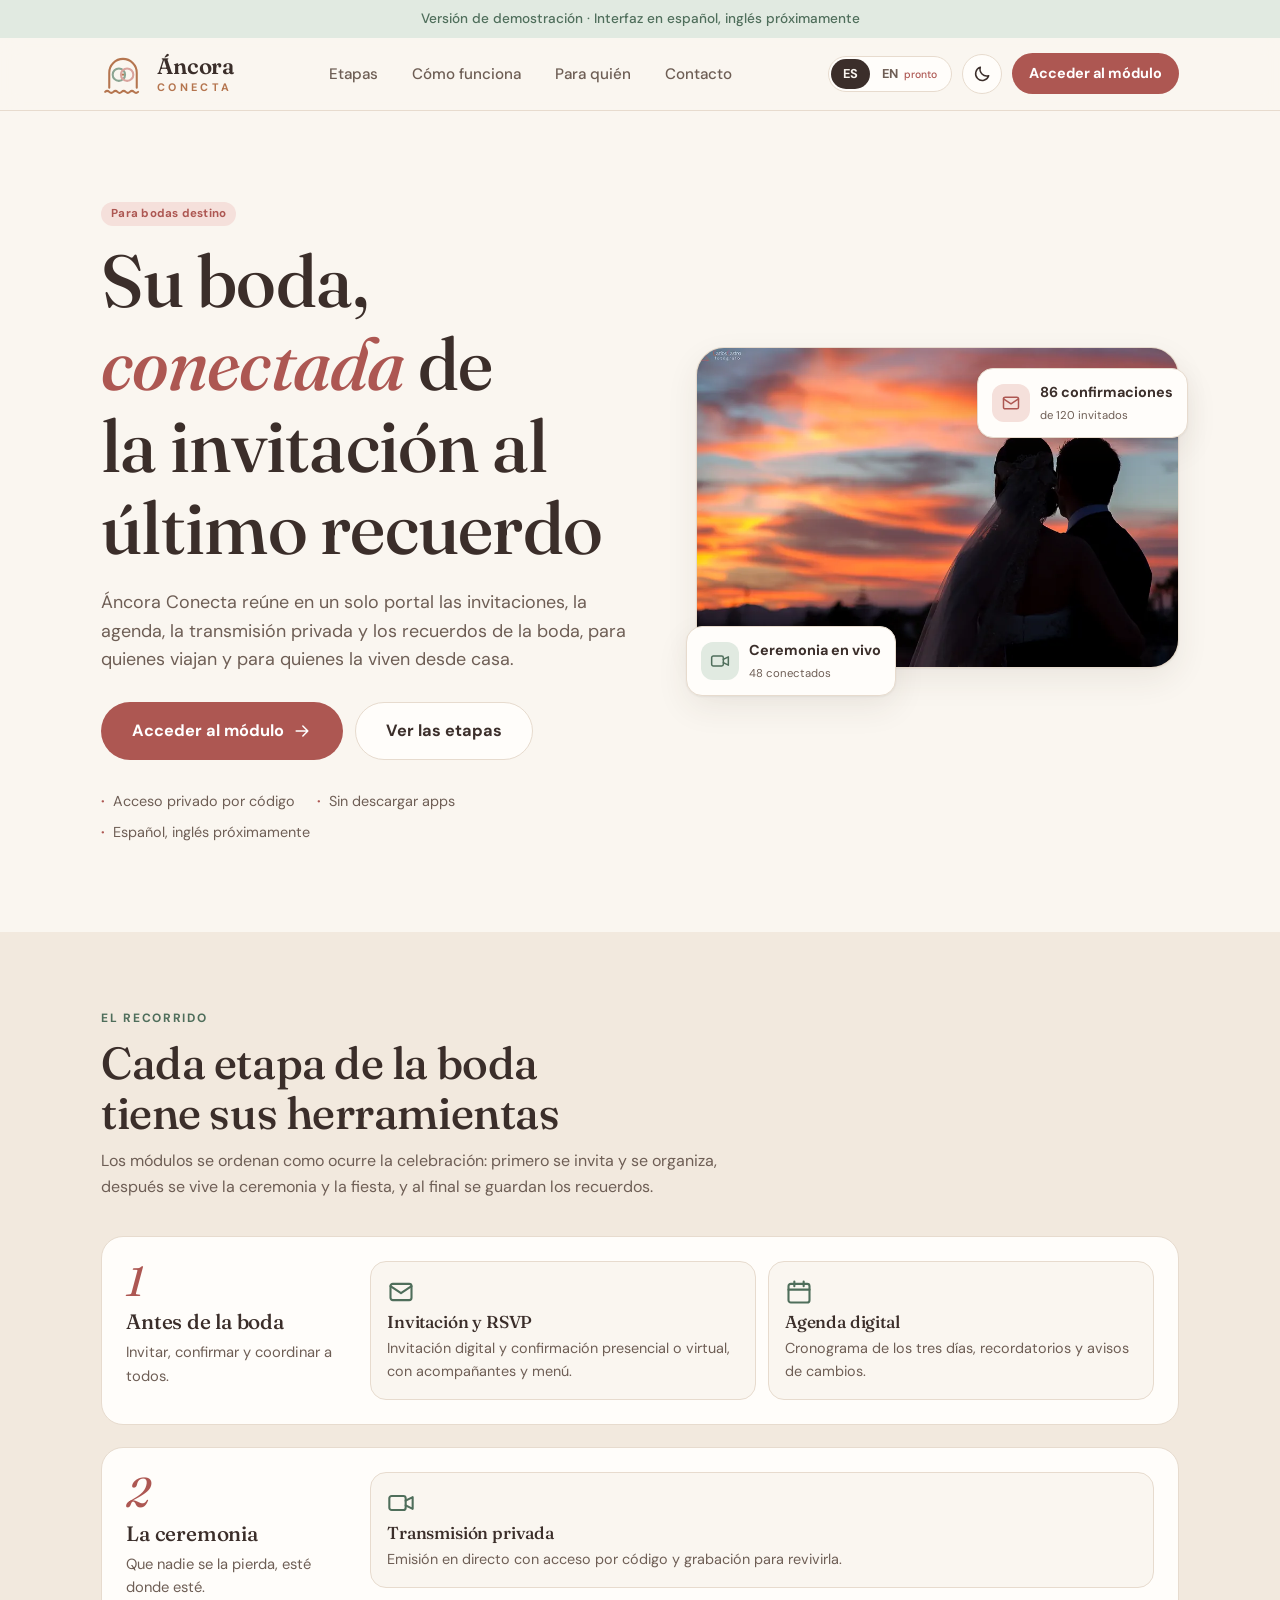
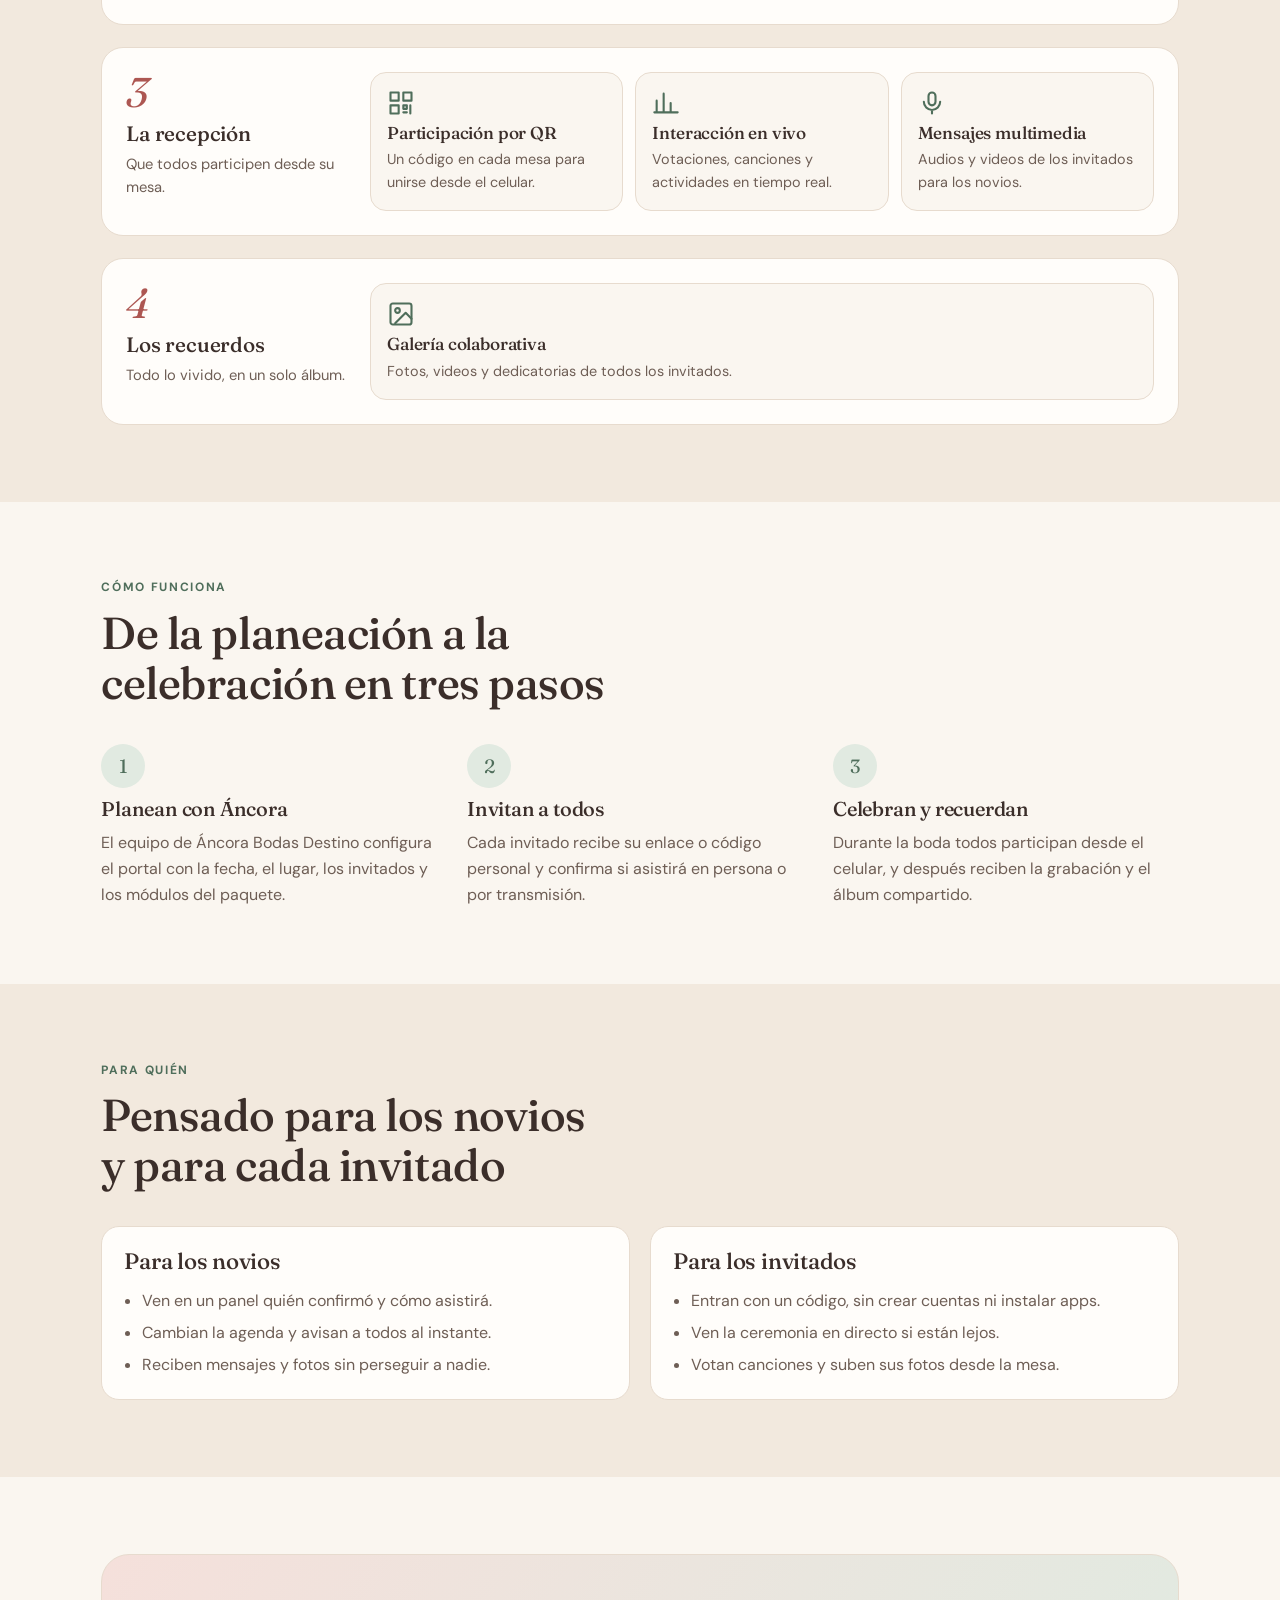
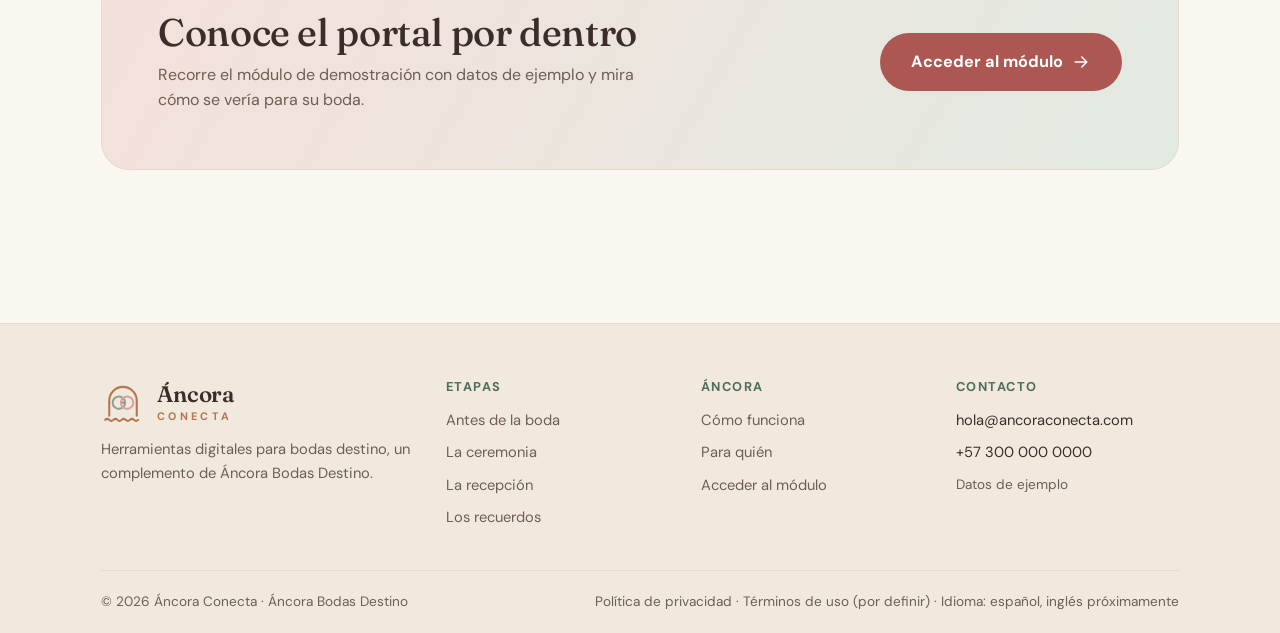
<file: index.html>
<!doctype html>
<html lang="es">
<head>
<meta charset="utf-8">
<meta name="viewport" content="width=device-width, initial-scale=1">
<title>Áncora Conecta</title>
<meta name="description" content="Portal digital para bodas destino: invitaciones, agenda, transmisión privada, mensajes, galería e interacción en un solo lugar.">
<link rel="icon" href="favicon.svg" type="image/svg+xml">
<link rel="preconnect" href="https://fonts.googleapis.com">
<link rel="preconnect" href="https://fonts.gstatic.com" crossorigin>
<link href="https://fonts.googleapis.com/css2?family=DM+Sans:wght@400;500;700&family=Fraunces:ital,opsz,wght@0,9..144,400;0,9..144,500;0,9..144,600;1,9..144,400;1,9..144,500&display=swap" rel="stylesheet">
<link rel="stylesheet" href="styles.css">
<style>
  /* Portada con fotografía */
  .art { min-height: 0; padding-bottom: 28px; }
  .photo { margin: 0; border-radius: 28px; overflow: hidden; border: 1px solid var(--line); box-shadow: var(--shadow); aspect-ratio: 3 / 2; background: var(--sand); }
  .photo img { display: block; width: 100%; height: 100%; object-fit: cover; }
  .art .f1 { top: 6%; left: auto; right: -2%; }
  .art .f2 { top: auto; bottom: 0; left: -2%; right: auto; }
  .art .f3 { display: none; }
  .site-nav .btn { display: none; }
  @media (max-width: 960px) { .art { min-height: 0; } .site-nav .btn { display: inline-flex; } }
  @media (max-width: 520px) { .art .f1 { right: 8px; } .art .f2 { left: 8px; } }
</style>
</head>
<body>

<svg width="0" height="0" style="position:absolute" aria-hidden="true">
  <defs>
    <symbol id="logo" viewBox="0 0 64 64">
      <g fill="none" stroke-linecap="round" stroke-linejoin="round" stroke-width="3">
        <path d="M12 52V30a20 20 0 0 1 40 0v22" stroke="var(--clay)"/>
        <circle cx="26" cy="33" r="9" stroke="var(--sage)"/>
        <circle cx="38" cy="33" r="9" stroke="var(--rose)"/>
        <circle cx="32" cy="33" r="1.6" fill="var(--clay)" stroke="none"/>
        <path d="M6 58q3-3 6 0t6 0 6 0 6 0 6 0 6 0 6 0 6 0" stroke="var(--clay)"/>
      </g>
    </symbol>
    <symbol id="i-live" viewBox="0 0 24 24"><rect x="2" y="6" width="14" height="12" rx="2"/><path d="M16 10l6-3v10l-6-3"/></symbol>
    <symbol id="i-cal" viewBox="0 0 24 24"><rect x="3" y="5" width="18" height="16" rx="2"/><path d="M3 10h18M8 3v4M16 3v4"/></symbol>
    <symbol id="i-mic" viewBox="0 0 24 24"><rect x="9" y="3" width="6" height="11" rx="3"/><path d="M5 11a7 7 0 0014 0M12 18v3"/></symbol>
    <symbol id="i-qr" viewBox="0 0 24 24"><rect x="3" y="3" width="7" height="7"/><rect x="14" y="3" width="7" height="7"/><rect x="3" y="14" width="7" height="7"/><path d="M14 14h3v3h-3zM20 14v7M14 20h3"/></symbol>
    <symbol id="i-img" viewBox="0 0 24 24"><rect x="3" y="3" width="18" height="18" rx="2"/><circle cx="9" cy="9" r="2"/><path d="M21 16l-5-5-9 9"/></symbol>
    <symbol id="i-poll" viewBox="0 0 24 24"><path d="M4 20V10M10 20V4M16 20v-8M22 20H2"/></symbol>
    <symbol id="i-mail" viewBox="0 0 24 24"><rect x="3" y="5" width="18" height="14" rx="2"/><path d="M3 7l9 6 9-6"/></symbol>
    <symbol id="i-moon" viewBox="0 0 24 24"><path d="M20 14A8 8 0 0110 4a8 8 0 1010 10z"/></symbol>
    <symbol id="i-menu" viewBox="0 0 24 24"><path d="M4 7h16M4 12h16M4 17h16"/></symbol>
    <symbol id="i-arrow" viewBox="0 0 24 24"><path d="M5 12h14M13 6l6 6-6 6"/></symbol>
    <symbol id="i-check" viewBox="0 0 24 24"><path d="M5 12l5 5 9-10"/></symbol>
  </defs>
</svg>

<div class="announce">Versión de demostración · Interfaz en español, inglés próximamente</div>

<header class="site-head">
  <div class="wrap">
    <a class="brand" href="index.html" aria-label="Áncora Conecta, inicio">
      <svg class="brand-mark" aria-hidden="true"><use href="#logo"/></svg>
      <span class="brand-word"><b>Áncora</b><i>Conecta</i></span>
    </a>
    <nav class="site-nav" id="site-nav" aria-label="Principal">
      <a href="#etapas">Etapas</a>
      <a href="#como-funciona">Cómo funciona</a>
      <a href="#para-quien">Para quién</a>
      <a href="#contacto">Contacto</a>
      <a class="btn primary" href="portal.html">Acceder al módulo</a>
    </nav>
    <div class="head-actions">
      <div class="lang" role="group" aria-label="Idioma">
        <button class="on" type="button" aria-pressed="true">ES</button>
        <button type="button" id="lang-en" aria-pressed="false" title="Próximamente">EN <small>pronto</small></button>
      </div>
      <button class="icon-btn" id="theme" type="button" aria-label="Cambiar tema claro u oscuro"><svg class="ic"><use href="#i-moon"/></svg></button>
      <a class="btn primary sm" href="portal.html">Acceder al módulo</a>
      <button class="menu-btn" id="menu-btn" type="button" aria-label="Abrir menú" aria-expanded="false" aria-controls="site-nav"><svg class="ic"><use href="#i-menu"/></svg></button>
    </div>
  </div>
</header>

<main>
  <!-- HERO -->
  <section class="land-hero">
    <div class="wrap">
      <div>
        <span class="chip rose">Para bodas destino</span>
        <h1>Su boda, <em>conectada</em> de la invitación al último recuerdo</h1>
        <p class="lead">Áncora Conecta reúne en un solo portal las invitaciones, la agenda, la transmisión privada y los recuerdos de la boda, para quienes viajan y para quienes la viven desde casa.</p>
        <div class="cta-row">
          <a class="btn primary lg" href="portal.html">Acceder al módulo <svg class="ic"><use href="#i-arrow"/></svg></a>
          <a class="btn ghost lg" href="#etapas">Ver las etapas</a>
        </div>
        <div class="trust"><span>Acceso privado por código</span><span>Sin descargar apps</span><span>Español, inglés próximamente</span></div>
      </div>
      <div class="art">
        <figure class="photo">
          <picture>
            <source type="image/webp" srcset="img/portada-900.webp 900w, img/portada-1600.webp 1600w" sizes="(max-width: 960px) 92vw, 560px">
            <img src="img/portada-1600.jpg" srcset="img/portada-900.jpg 900w, img/portada-1600.jpg 1600w" sizes="(max-width: 960px) 92vw, 560px" width="1600" height="1067" alt="Pareja de recién casados en silueta, abrazados frente a un cielo naranja de atardecer" fetchpriority="high">
          </picture>
        </figure>
        <div class="float f1"><span class="dot"><svg class="ic"><use href="#i-mail"/></svg></span><div><b>86 confirmaciones</b><small>de 120 invitados</small></div></div>
        <div class="float f2"><span class="dot s"><svg class="ic"><use href="#i-live"/></svg></span><div><b>Ceremonia en vivo</b><small>48 conectados</small></div></div>
        <div class="float f3"><span class="dot"><svg class="ic"><use href="#i-mic"/></svg></span><div><b>Nuevo mensaje</b><small>de la abuela Rosa</small></div></div>
      </div>
    </div>
  </section>

  <!-- ETAPAS -->
  <section class="band alt" id="etapas">
    <div class="wrap">
      <div class="sec-head">
        <span class="eyebrow">El recorrido</span>
        <h2>Cada etapa de la boda tiene sus herramientas</h2>
        <p>Los módulos se ordenan como ocurre la celebración: primero se invita y se organiza, después se vive la ceremonia y la fiesta, y al final se guardan los recuerdos.</p>
      </div>
      <div class="journey">
        <article class="stage">
          <div class="stage-info"><span class="stage-num">1</span><h3>Antes de la boda</h3><p>Invitar, confirmar y coordinar a todos.</p></div>
          <div class="mods">
            <a class="mod" href="portal.html#rsvp"><svg class="ic big"><use href="#i-mail"/></svg><h4>Invitación y RSVP</h4><p>Invitación digital y confirmación presencial o virtual, con acompañantes y menú.</p></a>
            <a class="mod" href="portal.html#agenda"><svg class="ic big"><use href="#i-cal"/></svg><h4>Agenda digital</h4><p>Cronograma de los tres días, recordatorios y avisos de cambios.</p></a>
          </div>
        </article>
        <article class="stage">
          <div class="stage-info"><span class="stage-num">2</span><h3>La ceremonia</h3><p>Que nadie se la pierda, esté donde esté.</p></div>
          <div class="mods">
            <a class="mod" href="portal.html#transmision"><svg class="ic big"><use href="#i-live"/></svg><h4>Transmisión privada</h4><p>Emisión en directo con acceso por código y grabación para revivirla.</p></a>
          </div>
        </article>
        <article class="stage">
          <div class="stage-info"><span class="stage-num">3</span><h3>La recepción</h3><p>Que todos participen desde su mesa.</p></div>
          <div class="mods">
            <a class="mod" href="portal.html#qr"><svg class="ic big"><use href="#i-qr"/></svg><h4>Participación por QR</h4><p>Un código en cada mesa para unirse desde el celular.</p></a>
            <a class="mod" href="portal.html#interaccion"><svg class="ic big"><use href="#i-poll"/></svg><h4>Interacción en vivo</h4><p>Votaciones, canciones y actividades en tiempo real.</p></a>
            <a class="mod" href="portal.html#mensajes"><svg class="ic big"><use href="#i-mic"/></svg><h4>Mensajes multimedia</h4><p>Audios y videos de los invitados para los novios.</p></a>
          </div>
        </article>
        <article class="stage">
          <div class="stage-info"><span class="stage-num">4</span><h3>Los recuerdos</h3><p>Todo lo vivido, en un solo álbum.</p></div>
          <div class="mods">
            <a class="mod" href="portal.html#galeria"><svg class="ic big"><use href="#i-img"/></svg><h4>Galería colaborativa</h4><p>Fotos, videos y dedicatorias de todos los invitados.</p></a>
          </div>
        </article>
      </div>
    </div>
  </section>

  <!-- CÓMO FUNCIONA -->
  <section class="band" id="como-funciona">
    <div class="wrap">
      <div class="sec-head">
        <span class="eyebrow">Cómo funciona</span>
        <h2>De la planeación a la celebración en tres pasos</h2>
      </div>
      <div class="how">
        <div><span class="n">1</span><h3>Planean con Áncora</h3><p>El equipo de Áncora Bodas Destino configura el portal con la fecha, el lugar, los invitados y los módulos del paquete.</p></div>
        <div><span class="n">2</span><h3>Invitan a todos</h3><p>Cada invitado recibe su enlace o código personal y confirma si asistirá en persona o por transmisión.</p></div>
        <div><span class="n">3</span><h3>Celebran y recuerdan</h3><p>Durante la boda todos participan desde el celular, y después reciben la grabación y el álbum compartido.</p></div>
      </div>
    </div>
  </section>

  <!-- PARA QUIÉN -->
  <section class="band alt" id="para-quien">
    <div class="wrap">
      <div class="sec-head">
        <span class="eyebrow">Para quién</span>
        <h2>Pensado para los novios y para cada invitado</h2>
      </div>
      <div class="who">
        <div class="panel"><h3>Para los novios</h3>
          <ul><li>Ven en un panel quién confirmó y cómo asistirá.</li><li>Cambian la agenda y avisan a todos al instante.</li><li>Reciben mensajes y fotos sin perseguir a nadie.</li></ul>
        </div>
        <div class="panel"><h3>Para los invitados</h3>
          <ul><li>Entran con un código, sin crear cuentas ni instalar apps.</li><li>Ven la ceremonia en directo si están lejos.</li><li>Votan canciones y suben sus fotos desde la mesa.</li></ul>
        </div>
      </div>
    </div>
  </section>

  <!-- CTA -->
  <section class="band" id="contacto">
    <div class="wrap">
      <div class="cta-band">
        <div>
          <h2>Conoce el portal por dentro</h2>
          <p>Recorre el módulo de demostración con datos de ejemplo y mira cómo se vería para su boda.</p>
        </div>
        <a class="btn primary lg" href="portal.html">Acceder al módulo <svg class="ic"><use href="#i-arrow"/></svg></a>
      </div>
    </div>
  </section>
</main>

<footer class="site-foot">
  <div class="wrap">
    <div class="foot-grid">
      <div>
        <a class="brand" href="index.html"><svg class="brand-mark" aria-hidden="true"><use href="#logo"/></svg><span class="brand-word"><b>Áncora</b><i>Conecta</i></span></a>
        <p class="muted">Herramientas digitales para bodas destino, un complemento de Áncora Bodas Destino.</p>
      </div>
      <div>
        <h4>Etapas</h4>
        <ul>
          <li><a href="portal.html#rsvp">Antes de la boda</a></li>
          <li><a href="portal.html#transmision">La ceremonia</a></li>
          <li><a href="portal.html#qr">La recepción</a></li>
          <li><a href="portal.html#galeria">Los recuerdos</a></li>
        </ul>
      </div>
      <div>
        <h4>Áncora</h4>
        <ul>
          <li><a href="#como-funciona">Cómo funciona</a></li>
          <li><a href="#para-quien">Para quién</a></li>
          <li><a href="portal.html">Acceder al módulo</a></li>
        </ul>
      </div>
      <div>
        <h4>Contacto</h4>
        <ul>
          <li>hola@ancoraconecta.com</li>
          <li>+57 300 000 0000</li>
          <li class="small muted">Datos de ejemplo</li>
        </ul>
      </div>
    </div>
    <div class="foot-bar">
      <span>© 2026 Áncora Conecta · Áncora Bodas Destino</span>
      <span>Política de privacidad · Términos de uso (por definir) · Idioma: español, inglés próximamente</span>
    </div>
  </div>
</footer>

<div class="toast" id="toast" role="status" aria-live="polite" hidden></div>
<script src="site.js"></script>
</body>
</html>
</file>
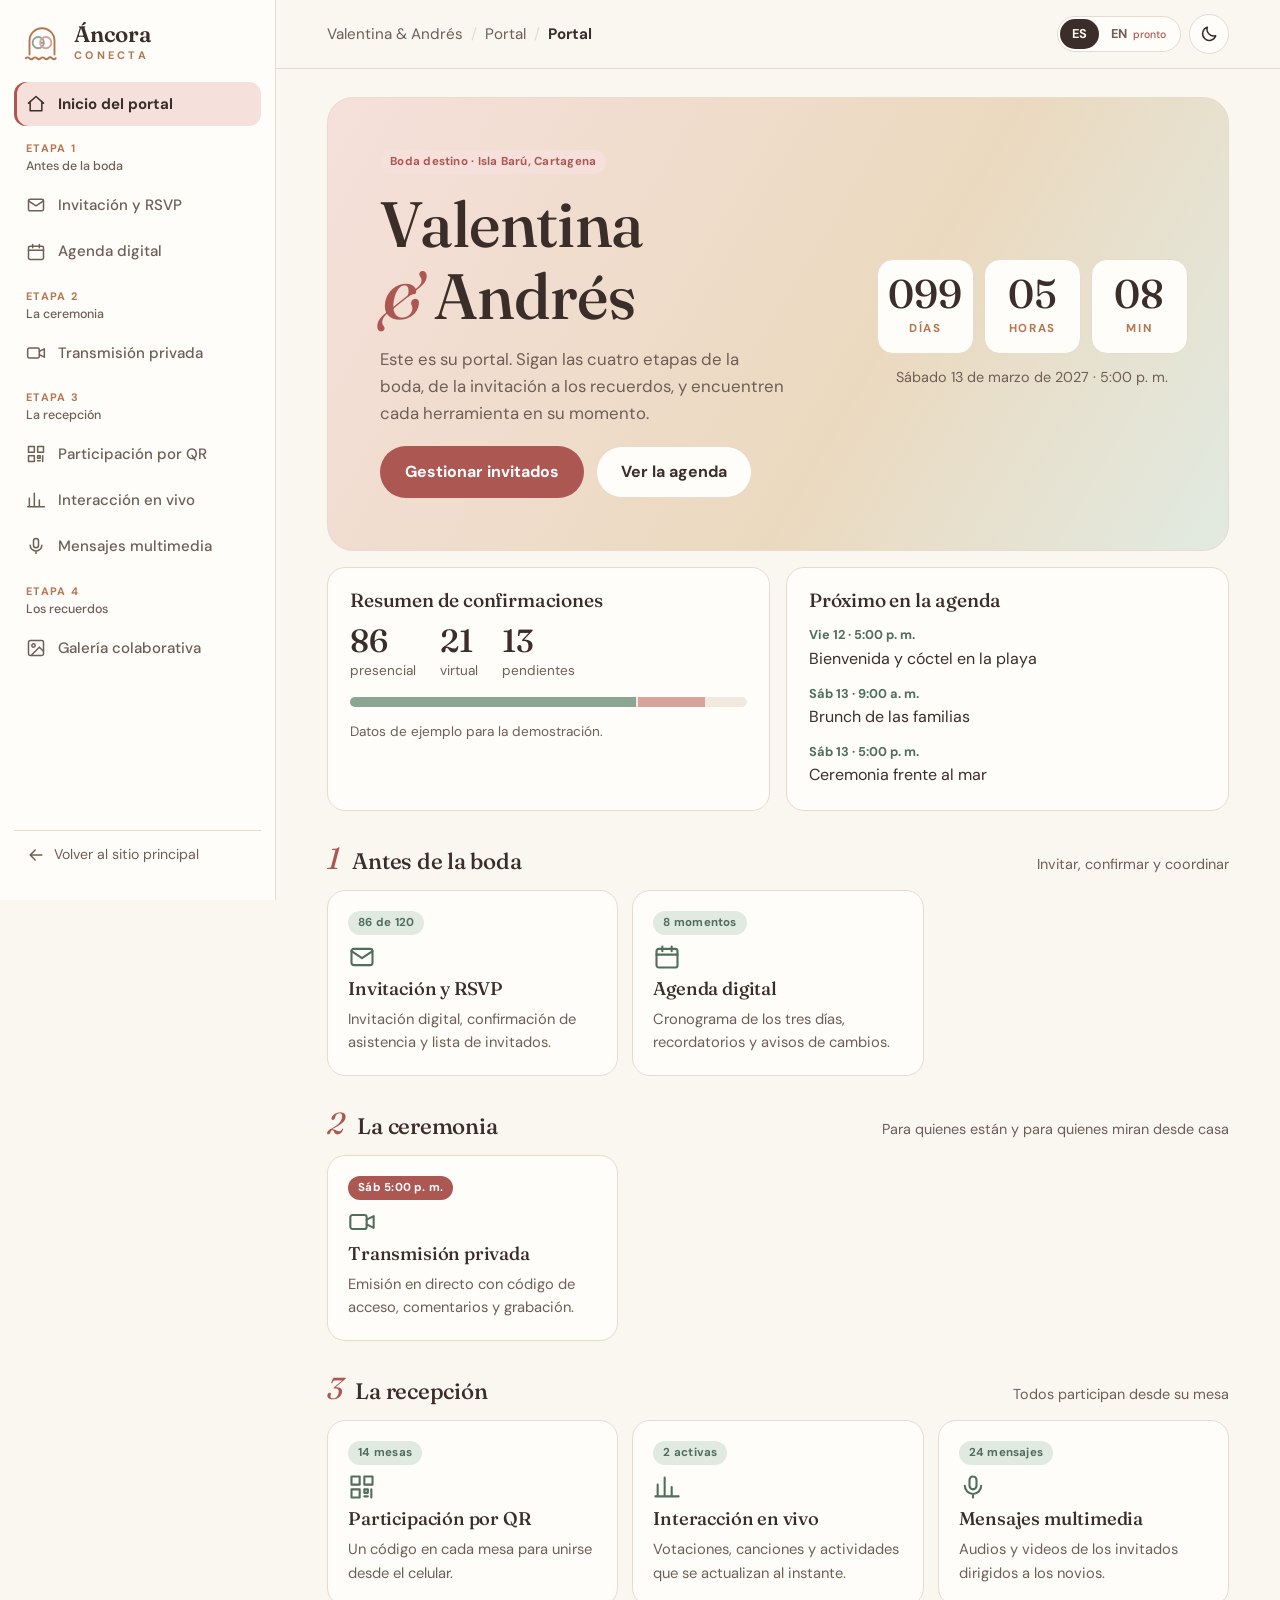
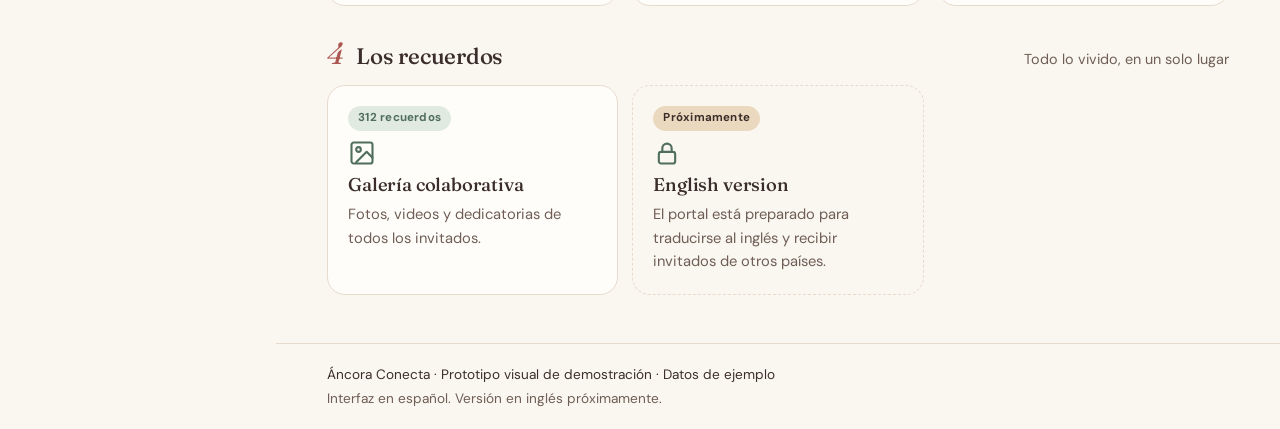
<file: portal.html>
<!doctype html>
<html lang="es">
<head>
<meta charset="utf-8">
<meta name="viewport" content="width=device-width, initial-scale=1">
<title>Portal de Bodas · Áncora Conecta</title>
<meta name="robots" content="noindex">
<link rel="icon" href="favicon.svg" type="image/svg+xml">
<link rel="preconnect" href="https://fonts.googleapis.com">
<link rel="preconnect" href="https://fonts.gstatic.com" crossorigin>
<link href="https://fonts.googleapis.com/css2?family=DM+Sans:wght@400;500;700&family=Fraunces:ital,opsz,wght@0,9..144,400;0,9..144,500;0,9..144,600;1,9..144,400;1,9..144,500&display=swap" rel="stylesheet">
<link rel="stylesheet" href="styles.css">
</head>
<body>

<svg width="0" height="0" style="position:absolute" aria-hidden="true">
  <defs>
    <symbol id="logo" viewBox="0 0 64 64">
      <g fill="none" stroke-linecap="round" stroke-linejoin="round" stroke-width="3">
        <path d="M12 52V30a20 20 0 0 1 40 0v22" stroke="var(--clay)"/>
        <circle cx="26" cy="33" r="9" stroke="var(--sage)"/>
        <circle cx="38" cy="33" r="9" stroke="var(--rose)"/>
        <circle cx="32" cy="33" r="1.6" fill="var(--clay)" stroke="none"/>
        <path d="M6 58q3-3 6 0t6 0 6 0 6 0 6 0 6 0 6 0 6 0" stroke="var(--clay)"/>
      </g>
    </symbol>
    <symbol id="i-home" viewBox="0 0 24 24"><path d="M3 11l9-8 9 8M5 10v10h14V10"/></symbol>
    <symbol id="i-live" viewBox="0 0 24 24"><rect x="2" y="6" width="14" height="12" rx="2"/><path d="M16 10l6-3v10l-6-3"/></symbol>
    <symbol id="i-cal" viewBox="0 0 24 24"><rect x="3" y="5" width="18" height="16" rx="2"/><path d="M3 10h18M8 3v4M16 3v4"/></symbol>
    <symbol id="i-mic" viewBox="0 0 24 24"><rect x="9" y="3" width="6" height="11" rx="3"/><path d="M5 11a7 7 0 0014 0M12 18v3"/></symbol>
    <symbol id="i-qr" viewBox="0 0 24 24"><rect x="3" y="3" width="7" height="7"/><rect x="14" y="3" width="7" height="7"/><rect x="3" y="14" width="7" height="7"/><path d="M14 14h3v3h-3zM20 14v7M14 20h3"/></symbol>
    <symbol id="i-img" viewBox="0 0 24 24"><rect x="3" y="3" width="18" height="18" rx="2"/><circle cx="9" cy="9" r="2"/><path d="M21 16l-5-5-9 9"/></symbol>
    <symbol id="i-poll" viewBox="0 0 24 24"><path d="M4 20V10M10 20V4M16 20v-8M22 20H2"/></symbol>
    <symbol id="i-mail" viewBox="0 0 24 24"><rect x="3" y="5" width="18" height="14" rx="2"/><path d="M3 7l9 6 9-6"/></symbol>
    <symbol id="i-bell" viewBox="0 0 24 24"><path d="M6 17V11a6 6 0 0112 0v6l2 2H4zM10 21h4"/></symbol>
    <symbol id="i-moon" viewBox="0 0 24 24"><path d="M20 14A8 8 0 0110 4a8 8 0 1010 10z"/></symbol>
    <symbol id="i-play" viewBox="0 0 24 24"><path d="M7 4l13 8-13 8z"/></symbol>
    <symbol id="i-lock" viewBox="0 0 24 24"><rect x="5" y="11" width="14" height="10" rx="2"/><path d="M8 11V8a4 4 0 018 0v3"/></symbol>
    <symbol id="i-up" viewBox="0 0 24 24"><path d="M12 16V4M7 9l5-5 5 5M4 20h16"/></symbol>
    <symbol id="i-back" viewBox="0 0 24 24"><path d="M19 12H5M11 6l-6 6 6 6"/></symbol>
  </defs>
</svg>

<div class="app">

  <aside class="side">
    <a class="brand" href="index.html" aria-label="Áncora Conecta, sitio principal">
      <svg class="brand-mark" aria-hidden="true"><use href="#logo"/></svg>
      <span class="brand-word"><b>Áncora</b><i>Conecta</i></span>
    </a>
    <nav class="nav" aria-label="Módulos del portal">
      <a href="#inicio" data-nav="inicio"><svg class="ic"><use href="#i-home"/></svg><span>Inicio del portal</span></a>

      <div class="nav-group">
        <div class="nav-label">Etapa 1<span>Antes de la boda</span></div>
        <a href="#rsvp" data-nav="rsvp"><svg class="ic"><use href="#i-mail"/></svg><span>Invitación y RSVP</span></a>
        <a href="#agenda" data-nav="agenda"><svg class="ic"><use href="#i-cal"/></svg><span>Agenda digital</span></a>
      </div>
      <div class="nav-group">
        <div class="nav-label">Etapa 2<span>La ceremonia</span></div>
        <a href="#transmision" data-nav="transmision"><svg class="ic"><use href="#i-live"/></svg><span>Transmisión privada</span></a>
      </div>
      <div class="nav-group">
        <div class="nav-label">Etapa 3<span>La recepción</span></div>
        <a href="#qr" data-nav="qr"><svg class="ic"><use href="#i-qr"/></svg><span>Participación por QR</span></a>
        <a href="#interaccion" data-nav="interaccion"><svg class="ic"><use href="#i-poll"/></svg><span>Interacción en vivo</span></a>
        <a href="#mensajes" data-nav="mensajes"><svg class="ic"><use href="#i-mic"/></svg><span>Mensajes multimedia</span></a>
      </div>
      <div class="nav-group">
        <div class="nav-label">Etapa 4<span>Los recuerdos</span></div>
        <a href="#galeria" data-nav="galeria"><svg class="ic"><use href="#i-img"/></svg><span>Galería colaborativa</span></a>
      </div>
    </nav>
    <a class="back" href="index.html"><svg class="ic"><use href="#i-back"/></svg>Volver al sitio principal</a>
  </aside>

  <div class="main">
    <header class="top">
      <div class="crumb"><span class="muted">Valentina &amp; Andrés</span><span class="sep">/</span><span class="muted" id="crumb-stage">Portal</span><span class="sep">/</span><strong id="crumb">Inicio</strong></div>
      <div class="top-actions">
        <div class="lang" role="group" aria-label="Idioma">
          <button class="on" type="button" aria-pressed="true">ES</button>
          <button type="button" id="lang-en" aria-pressed="false" title="Próximamente">EN <small>pronto</small></button>
        </div>
        <button class="icon-btn" id="theme" type="button" aria-label="Cambiar tema claro u oscuro"><svg class="ic"><use href="#i-moon"/></svg></button>
      </div>
    </header>

    <main class="content">

      <!-- ============ INICIO ============ -->
      <section data-view="inicio">
        <div class="hero">
          <div class="hero-copy">
            <span class="chip rose">Boda destino · Isla Barú, Cartagena</span>
            <h1>Valentina <em>&amp;</em> Andrés</h1>
            <p class="lead">Este es su portal. Sigan las cuatro etapas de la boda, de la invitación a los recuerdos, y encuentren cada herramienta en su momento.</p>
            <div class="hero-cta">
              <a class="btn primary" href="#rsvp">Gestionar invitados</a>
              <a class="btn ghost" href="#agenda">Ver la agenda</a>
            </div>
          </div>
          <div class="hero-side">
            <div class="count" aria-label="Cuenta regresiva">
              <div><b id="cd-d">000</b><span>días</span></div>
              <div><b id="cd-h">00</b><span>horas</span></div>
              <div><b id="cd-m">00</b><span>min</span></div>
            </div>
            <p class="count-note">Sábado 13 de marzo de 2027 · 5:00 p. m.</p>
          </div>
        </div>

        <div class="split">
          <div class="panel">
            <h3>Resumen de confirmaciones</h3>
            <div class="stat-row"><div class="stat"><b>86</b><span>presencial</span></div><div class="stat"><b>21</b><span>virtual</span></div><div class="stat"><b>13</b><span>pendientes</span></div></div>
            <div class="bar"><i style="width:72%"></i><i class="b2" style="width:17%"></i></div>
            <p class="muted small">Datos de ejemplo para la demostración.</p>
          </div>
          <div class="panel">
            <h3>Próximo en la agenda</h3>
            <ul class="mini-list">
              <li><time>Vie 12 · 5:00 p. m.</time><span>Bienvenida y cóctel en la playa</span></li>
              <li><time>Sáb 13 · 9:00 a. m.</time><span>Brunch de las familias</span></li>
              <li><time>Sáb 13 · 5:00 p. m.</time><span>Ceremonia frente al mar</span></li>
            </ul>
          </div>
        </div>

        <div class="stage-title"><span class="stage-num">1</span><h2>Antes de la boda</h2><p>Invitar, confirmar y coordinar</p></div>
        <div class="cards">
          <a class="card" href="#rsvp"><span class="chip">86 de 120</span><svg class="ic big"><use href="#i-mail"/></svg><h3>Invitación y RSVP</h3><p>Invitación digital, confirmación de asistencia y lista de invitados.</p></a>
          <a class="card" href="#agenda"><span class="chip">8 momentos</span><svg class="ic big"><use href="#i-cal"/></svg><h3>Agenda digital</h3><p>Cronograma de los tres días, recordatorios y avisos de cambios.</p></a>
        </div>

        <div class="stage-title"><span class="stage-num">2</span><h2>La ceremonia</h2><p>Para quienes están y para quienes miran desde casa</p></div>
        <div class="cards">
          <a class="card" href="#transmision"><span class="chip live">Sáb 5:00 p. m.</span><svg class="ic big"><use href="#i-live"/></svg><h3>Transmisión privada</h3><p>Emisión en directo con código de acceso, comentarios y grabación.</p></a>
        </div>

        <div class="stage-title"><span class="stage-num">3</span><h2>La recepción</h2><p>Todos participan desde su mesa</p></div>
        <div class="cards">
          <a class="card" href="#qr"><span class="chip">14 mesas</span><svg class="ic big"><use href="#i-qr"/></svg><h3>Participación por QR</h3><p>Un código en cada mesa para unirse desde el celular.</p></a>
          <a class="card" href="#interaccion"><span class="chip">2 activas</span><svg class="ic big"><use href="#i-poll"/></svg><h3>Interacción en vivo</h3><p>Votaciones, canciones y actividades que se actualizan al instante.</p></a>
          <a class="card" href="#mensajes"><span class="chip">24 mensajes</span><svg class="ic big"><use href="#i-mic"/></svg><h3>Mensajes multimedia</h3><p>Audios y videos de los invitados dirigidos a los novios.</p></a>
        </div>

        <div class="stage-title"><span class="stage-num">4</span><h2>Los recuerdos</h2><p>Todo lo vivido, en un solo lugar</p></div>
        <div class="cards">
          <a class="card" href="#galeria"><span class="chip">312 recuerdos</span><svg class="ic big"><use href="#i-img"/></svg><h3>Galería colaborativa</h3><p>Fotos, videos y dedicatorias de todos los invitados.</p></a>
          <div class="card soon"><span class="chip warm">Próximamente</span><svg class="ic big"><use href="#i-lock"/></svg><h3>English version</h3><p>El portal está preparado para traducirse al inglés y recibir invitados de otros países.</p></div>
        </div>
      </section>

      <!-- ============ ETAPA 1: RSVP ============ -->
      <section data-view="rsvp" data-stage="Etapa 1 · Antes de la boda" hidden>
        <div class="page-head"><span class="chip stage-chip">Etapa 1 · Antes de la boda</span><h2>Invitación y confirmación</h2><p class="muted">Cada invitado recibe su invitación y confirma si asiste en persona o por transmisión.</p></div>
        <div class="subtabs" data-subs role="tablist">
          <button class="on" type="button" data-sub="invitacion">Invitación</button>
          <button type="button" data-sub="confirmar">Confirmar asistencia</button>
          <button type="button" data-sub="lista">Lista de invitados</button>
        </div>

        <div data-pane="invitacion">
          <article class="invite">
            <svg class="invite-mark" aria-hidden="true"><use href="#logo"/></svg>
            <span class="eyebrow">Con alegría los invitamos</span>
            <h3>Valentina <em>&amp;</em> Andrés</h3>
            <p>Sábado 13 de marzo de 2027<br>5:00 p. m. · Isla Barú, Cartagena</p>
            <p class="small">Tres días frente al mar. Vestimenta: lino claro.</p>
            <button class="btn primary" type="button" data-go-sub="confirmar">Confirmar asistencia</button>
          </article>
        </div>

        <div data-pane="confirmar" hidden>
          <form class="panel form" id="rsvp-form" novalidate style="max-width:640px">
            <h3>¿Nos acompañas?</h3>
            <div><label for="r-name">Nombre completo</label><input id="r-name" type="text" value="Laura Restrepo"></div>
            <fieldset>
              <legend>Asistencia</legend>
              <label class="opt"><input type="radio" name="att" value="pres" checked><span>Estaré presente</span></label>
              <label class="opt"><input type="radio" name="att" value="virt"><span>Lo veré por transmisión</span></label>
              <label class="opt"><input type="radio" name="att" value="no"><span>No podré asistir</span></label>
            </fieldset>
            <div class="row">
              <div><label for="r-guests">Acompañantes</label><select id="r-guests"><option>0</option><option selected>1</option><option>2</option><option>3</option></select></div>
              <div><label for="r-menu">Menú</label><select id="r-menu"><option>Pescado del día</option><option>Pollo al coco</option><option>Vegetariano</option></select></div>
            </div>
            <div><label for="r-note">Un mensaje para los novios</label><textarea id="r-note" rows="3" placeholder="Opcional"></textarea></div>
            <button class="btn primary" type="submit">Enviar respuesta</button>
            <p class="ok" id="rsvp-ok" hidden>Respuesta registrada en la demostración. En la versión final llegará al panel de los novios.</p>
          </form>
        </div>

        <div data-pane="lista" hidden>
          <div class="panel">
            <h3>Lista de invitados</h3>
            <div class="table-wrap">
              <table>
                <thead><tr><th>Invitado</th><th>Asistencia</th><th class="num">Acompañantes</th><th>Menú</th><th>Mesa</th></tr></thead>
                <tbody>
                  <tr><td>Laura Restrepo</td><td><span class="chip">Presencial</span></td><td class="num">1</td><td>Pescado del día</td><td>7</td></tr>
                  <tr><td>Camilo Vargas</td><td><span class="chip rose">Virtual</span></td><td class="num">1</td><td>—</td><td>—</td></tr>
                  <tr><td>Marcela Ortiz</td><td><span class="chip">Presencial</span></td><td class="num">2</td><td>Pollo al coco</td><td>3</td></tr>
                  <tr><td>Hernán Duque</td><td><span class="chip warm">Pendiente</span></td><td class="num">0</td><td>—</td><td>—</td></tr>
                  <tr><td>Daniela Pérez</td><td><span class="chip">Presencial</span></td><td class="num">0</td><td>Vegetariano</td><td>4</td></tr>
                </tbody>
              </table>
            </div>
            <p class="muted small">Datos de ejemplo. En la versión final se podrán filtrar, exportar y enviar recordatorios.</p>
          </div>
        </div>
      </section>

      <!-- ============ ETAPA 1: AGENDA ============ -->
      <section data-view="agenda" data-stage="Etapa 1 · Antes de la boda" hidden>
        <div class="page-head"><span class="chip stage-chip">Etapa 1 · Antes de la boda</span><h2>Agenda digital</h2><p class="muted">Los tres días de celebración, con recordatorios y avisos cuando algo cambia.</p></div>
        <div class="subtabs" data-subs role="tablist">
          <button class="on" type="button" data-sub="cronograma">Cronograma</button>
          <button type="button" data-sub="avisos">Avisos y notificaciones</button>
        </div>
        <div data-pane="cronograma">
          <div class="alert"><svg class="ic"><use href="#i-bell"/></svg><div><b>Actualización reciente.</b> El cóctel del sábado se mueve a las 6:15 p. m. por la marea.</div></div>
          <div class="timeline" id="timeline"></div>
        </div>
        <div data-pane="avisos" hidden>
          <div class="panel" style="max-width:640px">
            <h3>¿Cómo quieres recibir los avisos?</h3>
            <ul class="rows">
              <li><div><b>WhatsApp</b><small>Recordatorios y cambios de horario</small></div><button class="switch" type="button" aria-pressed="true" aria-label="WhatsApp"></button></li>
              <li><div><b>Correo electrónico</b><small>Resumen semanal y detalles de viaje</small></div><button class="switch" type="button" aria-pressed="true" aria-label="Correo electrónico"></button></li>
              <li><div><b>Notificación del navegador</b><small>Avisos el día de la boda</small></div><button class="switch" type="button" aria-pressed="false" aria-label="Notificación del navegador"></button></li>
            </ul>
          </div>
        </div>
      </section>

      <!-- ============ ETAPA 2: TRANSMISIÓN ============ -->
      <section data-view="transmision" data-stage="Etapa 2 · La ceremonia" hidden>
        <div class="page-head"><span class="chip stage-chip">Etapa 2 · La ceremonia</span><h2>Transmisión privada</h2><p class="muted">Emisión en directo de la ceremonia, solo para invitados con código, y grabación disponible después.</p></div>
        <div class="subtabs" data-subs role="tablist">
          <button class="on" type="button" data-sub="directo">En directo</button>
          <button type="button" data-sub="grabaciones">Grabaciones</button>
          <button type="button" data-sub="acceso">Acceso y privacidad</button>
        </div>

        <div data-pane="directo">
          <div class="stream">
            <div class="player-col">
              <div class="player">
                <div class="scene" aria-hidden="true"><div class="sun2"></div><div class="sea"></div><div class="arch"></div></div>
                <span class="badge-live"><i></i>EN VIVO</span>
                <span class="viewers" id="viewers">48 conectados</span>
                <button class="play" type="button" id="play" aria-label="Reproducir"><svg class="ic"><use href="#i-play"/></svg></button>
                <div class="controls"><div class="progress"><i></i></div><span>00:42:18</span></div>
              </div>
              <div class="note"><svg class="ic"><use href="#i-lock"/></svg><div><b>Acceso privado.</b> Cada invitado entra con su código personal. El enlace no se puede compartir ni indexar.</div></div>
            </div>
            <aside class="chat panel">
              <h3>Comentarios en vivo</h3>
              <ul id="chat" class="chat-list">
                <li><b>Tía Marcela</b> ¡Qué hermoso el arco de flores!</li>
                <li><b>Camilo (Madrid)</b> Desde España con lágrimas 😭</li>
                <li><b>Abuela Rosa</b> Dios los bendiga mis niños</li>
              </ul>
              <form class="chat-form" id="chat-form"><input id="chat-input" type="text" placeholder="Escribe un mensaje" aria-label="Mensaje"><button class="btn primary sm" type="submit">Enviar</button></form>
            </aside>
          </div>
        </div>

        <div data-pane="grabaciones" hidden>
          <ul class="recs">
            <li><div class="th g1"></div><div class="info"><b>Ceremonia completa</b><small>1:12:40 · Disponible 24 h después</small></div></li>
            <li><div class="th g2"></div><div class="info"><b>Entrada y votos</b><small>18:05 · Resumen</small></div></li>
            <li><div class="th g3"></div><div class="info"><b>Brindis de la recepción</b><small>9:30 · Resumen</small></div></li>
          </ul>
        </div>

        <div data-pane="acceso" hidden>
          <div class="split three" style="margin-top:0">
            <div class="panel"><h3>Código de acceso</h3><p class="muted">Para toda la familia: <b class="mono">ANCORA-VA27</b></p></div>
            <div class="panel"><h3>Quién puede ver</h3><p class="muted">Solo invitados confirmados como presenciales o virtuales.</p></div>
            <div class="panel"><h3>Calidad</h3><p class="muted">Se adapta a la conexión de cada invitado.</p></div>
          </div>
        </div>
      </section>

      <!-- ============ ETAPA 3: QR ============ -->
      <section data-view="qr" data-stage="Etapa 3 · La recepción" hidden>
        <div class="page-head"><span class="chip stage-chip">Etapa 3 · La recepción</span><h2>Participación virtual por QR</h2><p class="muted">En cada mesa hay un código. Al escanearlo, el invitado entra al portal desde su celular.</p></div>
        <div class="split" style="margin-top:0">
          <div class="panel qrbox">
            <div class="qr-frame"><svg id="qr" viewBox="0 0 25 25" shape-rendering="crispEdges" role="img" aria-label="Código QR de ejemplo"></svg></div>
            <b>Mesa 7 · Familia Restrepo</b>
            <span class="muted small">Código de ejemplo, no es escaneable.</span>
          </div>
          <div class="panel">
            <h3>Cómo funciona</h3>
            <ol class="steps">
              <li><b>Escanea</b><span>Abre la cámara del celular y apunta al código de la mesa.</span></li>
              <li><b>Entra</b><span>Se abre el portal con la mesa ya identificada.</span></li>
              <li><b>Participa</b><span>Vota canciones, sube fotos y deja mensajes al instante.</span></li>
            </ol>
            <div class="stat-row"><div class="stat"><b>14</b><span>mesas</span></div><div class="stat"><b>96</b><span>escaneos</span></div></div>
          </div>
        </div>
      </section>

      <!-- ============ ETAPA 3: INTERACCIÓN ============ -->
      <section data-view="interaccion" data-stage="Etapa 3 · La recepción" hidden>
        <div class="page-head"><span class="chip stage-chip">Etapa 3 · La recepción</span><h2>Interacción en tiempo real</h2><p class="muted">Votaciones, canciones y actividades que los invitados resuelven desde el celular.</p></div>
        <div class="subtabs" data-subs role="tablist">
          <button class="on" type="button" data-sub="votaciones">Votaciones</button>
          <button type="button" data-sub="musica">Canciones</button>
          <button type="button" data-sub="actividades">Actividades</button>
        </div>
        <div data-pane="votaciones">
          <div class="panel" style="max-width:640px">
            <h3>¿Dónde será la luna de miel?</h3>
            <ul class="poll" id="poll"></ul>
            <p class="muted small" id="poll-total"></p>
          </div>
        </div>
        <div data-pane="musica" hidden>
          <div class="panel" style="max-width:640px">
            <h3>Pide una canción</h3>
            <ul class="songs" id="songs"></ul>
            <form class="chat-form" id="song-form"><input id="song-input" type="text" placeholder="Canción y artista" aria-label="Canción"><button class="btn primary sm" type="submit">Pedir</button></form>
          </div>
        </div>
        <div data-pane="actividades" hidden>
          <div class="split three" style="margin-top:0">
            <div class="panel act"><span class="chip live">Activa</span><h3>Trivia de los novios</h3><p class="muted">10 preguntas sobre cómo se conocieron.</p></div>
            <div class="panel act"><span class="chip">Próxima</span><h3>Foto en mesa</h3><p class="muted">Cada mesa sube una foto con el mejor gesto.</p></div>
            <div class="panel act"><span class="chip">Próxima</span><h3>Brindis colectivo</h3><p class="muted">Frases de deseos que aparecen en pantalla.</p></div>
          </div>
        </div>
      </section>

      <!-- ============ ETAPA 3: MENSAJES ============ -->
      <section data-view="mensajes" data-stage="Etapa 3 · La recepción" hidden>
        <div class="page-head"><span class="chip stage-chip">Etapa 3 · La recepción</span><h2>Mensajes para los novios</h2><p class="muted">Los invitados graban un audio o un video y lo dejan guardado para Valentina y Andrés.</p></div>
        <div class="subtabs" data-subs role="tablist">
          <button class="on" type="button" data-sub="grabar">Dejar un mensaje</button>
          <button type="button" data-sub="recibidos">Mensajes recibidos</button>
        </div>
        <div data-pane="grabar">
          <div class="panel rec" style="max-width:640px">
            <h3>Deja tu mensaje</h3>
            <div class="seg" id="rec-kind"><button type="button" class="on" data-k="audio">Audio</button><button type="button" data-k="video">Video</button></div>
            <div class="wave" id="wave" aria-hidden="true"></div>
            <div class="rec-time" id="rec-time">00:00</div>
            <button class="btn primary" id="rec-btn" type="button">Empezar a grabar</button>
            <p class="muted small">Máximo 2 minutos. Solo los novios pueden escucharlo.</p>
          </div>
        </div>
        <div data-pane="recibidos" hidden>
          <div class="panel" style="max-width:640px">
            <h3>Mensajes recibidos</h3>
            <ul class="msgs">
              <li><span class="avatar">M</span><div><b>Mamá de Andrés</b><small>Audio · 1:12</small></div><button class="pill" type="button">Escuchar</button></li>
              <li><span class="avatar a2">C</span><div><b>Camilo y Sofía</b><small>Video · 0:48</small></div><button class="pill" type="button">Ver</button></li>
              <li><span class="avatar a3">R</span><div><b>Abuela Rosa</b><small>Audio · 0:35</small></div><button class="pill" type="button">Escuchar</button></li>
              <li><span class="avatar a4">P</span><div><b>Primos de Bogotá</b><small>Video · 1:40</small></div><button class="pill" type="button">Ver</button></li>
            </ul>
          </div>
        </div>
      </section>

      <!-- ============ ETAPA 4: GALERÍA ============ -->
      <section data-view="galeria" data-stage="Etapa 4 · Los recuerdos" hidden>
        <div class="page-head"><span class="chip stage-chip">Etapa 4 · Los recuerdos</span><h2>Galería colaborativa</h2><p class="muted">Fotos, videos y dedicatorias de todos los invitados en un solo álbum.</p></div>
        <div class="gal-bar">
          <div class="seg" id="gal-filter"><button type="button" class="on" data-f="all">Todo</button><button type="button" data-f="foto">Fotos</button><button type="button" data-f="video">Videos</button><button type="button" data-f="nota">Dedicatorias</button></div>
          <button class="btn primary sm" type="button" id="upload"><svg class="ic"><use href="#i-up"/></svg>Subir recuerdo</button>
        </div>
        <div class="drop" id="drop">Arrastra aquí tus fotos y videos o toca “Subir recuerdo”. Es una demostración y no guarda archivos.</div>
        <div class="grid" id="grid"></div>
      </section>

    </main>

    <footer class="foot">
      <span>Áncora Conecta · Prototipo visual de demostración · Datos de ejemplo</span>
      <span class="muted">Interfaz en español. Versión en inglés próximamente.</span>
    </footer>
  </div>
</div>

<div class="toast" id="toast" role="status" aria-live="polite" hidden></div>
<script src="app.js"></script>
</body>
</html>
</file>
<file: styles.css>
/* Áncora Conecta — identidad visual
   Concepto: pasteles cálidos y tierra, aire de boda destino (arena, salvia, rosa polvo, arcilla).
   Tipografías: Fraunces (títulos) + DM Sans (texto). */
:root {
  --bg: #FAF6F0;
  --surface: #FFFDFA;
  --surface2: #F2E9DE;
  --fg: #3B2E2A;
  --muted: #6E5E55;
  --line: #E7DBCE;
  --rose: #D9A39D;
  --rose-soft: #F5E0DB;
  --rose-strong: #AD5752;
  --sage: #8BA593;
  --sage-soft: #E1EAE1;
  --sage-ink: #4F6E5B;
  --clay: #B5754F;
  --sand: #EBD9BF;
  --on-accent: #FFFFFF;
  --shadow: 0 1px 2px rgba(59,46,42,.06), 0 12px 32px rgba(59,46,42,.08);
  --display: "Fraunces", "Georgia", serif;
  --body: "DM Sans", system-ui, -apple-system, "Segoe UI", sans-serif;
}
@media (prefers-color-scheme: dark) {
  :root:not([data-theme="light"]) {
    --bg: #1D1714; --surface: #28201C; --surface2: #332A24; --fg: #F3EAE2; --muted: #BBAA9E; --line: #45372F;
    --rose: #B87F79; --rose-soft: #3F2B29; --rose-strong: #E5A29B; --sage: #7E9A87; --sage-soft: #26332B; --sage-ink: #A9C9B4;
    --clay: #D49C79; --sand: #4A3D2F; --on-accent: #2A1B18; --shadow: 0 1px 2px rgba(0,0,0,.4);
    color-scheme: dark;
  }
}
:root[data-theme="dark"] {
  --bg: #1D1714; --surface: #28201C; --surface2: #332A24; --fg: #F3EAE2; --muted: #BBAA9E; --line: #45372F;
  --rose: #B87F79; --rose-soft: #3F2B29; --rose-strong: #E5A29B; --sage: #7E9A87; --sage-soft: #26332B; --sage-ink: #A9C9B4;
  --clay: #D49C79; --sand: #4A3D2F; --on-accent: #2A1B18; --shadow: 0 1px 2px rgba(0,0,0,.4);
  color-scheme: dark;
}

* { box-sizing: border-box; }
html { scroll-behavior: smooth; }
body { margin: 0; background: var(--bg); color: var(--fg); font-family: var(--body); font-size: 16px; line-height: 1.6; -webkit-font-smoothing: antialiased; }
h1, h2, h3, h4 { font-family: var(--display); line-height: 1.12; margin: 0; text-wrap: balance; font-weight: 500; letter-spacing: -.01em; }
p { margin: 0; }
a { color: inherit; text-decoration: none; }
ul { margin: 0; }
button, input, select, textarea { font: inherit; color: inherit; }
button { cursor: pointer; }
:focus-visible { outline: 3px solid var(--rose-strong); outline-offset: 2px; border-radius: 6px; }
[hidden] { display: none !important; }
.muted { color: var(--muted); }
.small { font-size: .85rem; }
.mono { font-family: ui-monospace, "SF Mono", Menlo, monospace; letter-spacing: .04em; }
.ic { width: 20px; height: 20px; fill: none; stroke: currentColor; stroke-width: 1.8; stroke-linecap: round; stroke-linejoin: round; flex: none; }
.ic.big { width: 28px; height: 28px; color: var(--sage-ink); }
.eyebrow { text-transform: uppercase; letter-spacing: .14em; font-size: .75rem; font-weight: 700; color: var(--sage-ink); }
.wrap { width: 100%; max-width: 1180px; margin-inline: auto; padding-inline: max(16px, 4vw); }

/* Botones, chips */
.btn { display: inline-flex; align-items: center; justify-content: center; gap: 8px; border: 1px solid transparent; border-radius: 999px; padding: 12px 24px; font-weight: 700; transition: transform .15s, background .15s; white-space: nowrap; }
.btn:hover { transform: translateY(-1px); }
.btn.primary { background: var(--rose-strong); color: var(--on-accent); }
.btn.primary:hover { filter: brightness(1.07); }
.btn.ghost { border-color: var(--line); background: var(--surface); }
.btn.ghost:hover { border-color: var(--sage-ink); }
.btn.sm { padding: 8px 16px; font-size: .9rem; }
.btn.lg { padding: 15px 30px; font-size: 1.02rem; }
.chip { display: inline-block; font-size: .72rem; font-weight: 700; padding: 3px 10px; border-radius: 999px; background: var(--sage-soft); color: var(--sage-ink); letter-spacing: .02em; }
.chip.live { background: var(--rose-strong); color: var(--on-accent); }
.chip.warm { background: var(--sand); color: var(--fg); }
.chip.rose { background: var(--rose-soft); color: var(--rose-strong); }
.pill { border: 1px solid var(--line); background: var(--surface); border-radius: 999px; padding: 6px 14px; font-weight: 600; font-size: .85rem; }
.pill:hover { border-color: var(--sage-ink); color: var(--sage-ink); }

/* ============ SITIO (página inicial) ============ */
.announce { background: var(--sage-soft); color: var(--sage-ink); text-align: center; font-size: .85rem; padding: 8px 16px; font-weight: 500; }
.site-head { position: sticky; top: 0; z-index: 30; background: color-mix(in srgb, var(--bg) 88%, transparent); backdrop-filter: blur(10px); border-bottom: 1px solid var(--line); }
.site-head .wrap { display: flex; align-items: center; justify-content: space-between; gap: 20px; padding-block: 14px; }
.brand { display: flex; align-items: center; gap: 12px; }
.brand-mark { width: 44px; height: 44px; }
.brand-word { display: flex; flex-direction: column; line-height: 1; font-family: var(--display); }
.brand-word b { font-size: 1.4rem; font-weight: 600; letter-spacing: -.01em; }
.brand-word i { font-style: normal; font-family: var(--body); font-size: .68rem; font-weight: 700; color: var(--clay); letter-spacing: .3em; text-transform: uppercase; margin-top: 5px; }
.site-nav { display: flex; gap: 6px; align-items: center; }
.site-nav a:not(.btn) { padding: 8px 14px; border-radius: 999px; font-weight: 500; font-size: .95rem; color: var(--muted); }
.site-nav a:not(.btn):hover { color: var(--fg); background: var(--surface2); }
.head-actions { display: flex; align-items: center; gap: 10px; }
.menu-btn { display: none; width: 42px; height: 42px; border-radius: 50%; border: 1px solid var(--line); background: var(--surface); place-items: center; }
.icon-btn { width: 40px; height: 40px; border-radius: 50%; border: 1px solid var(--line); background: var(--surface); display: grid; place-items: center; }
.lang { display: flex; border: 1px solid var(--line); border-radius: 999px; padding: 2px; background: var(--surface); }
.lang button { border: 0; background: none; padding: 5px 12px; border-radius: 999px; font-weight: 700; font-size: .8rem; color: var(--muted); }
.lang button.on { background: var(--fg); color: var(--bg); }
.lang small { font-weight: 500; font-size: .65rem; color: var(--rose-strong); margin-left: 3px; }

.land-hero { padding-block: clamp(40px, 7vw, 88px); overflow: hidden; }
.land-hero .wrap { display: grid; grid-template-columns: minmax(0, 1.1fr) minmax(0, 1fr); gap: clamp(24px, 5vw, 64px); align-items: center; }
.land-hero h1 { font-size: clamp(2.6rem, 6vw, 4.6rem); margin: 14px 0 18px; font-weight: 500; }
.land-hero h1 em { font-style: italic; color: var(--rose-strong); }
.land-hero .lead { font-size: 1.12rem; color: var(--muted); max-width: 50ch; }
.cta-row { display: flex; flex-wrap: wrap; gap: 12px; margin-top: 28px; }
.trust { display: flex; flex-wrap: wrap; gap: 8px 22px; margin-top: 30px; color: var(--muted); font-size: .9rem; }
.trust span::before { content: "·"; color: var(--rose-strong); margin-right: 8px; font-weight: 700; }
.art { position: relative; min-height: 440px; }
.arch-big { position: absolute; inset: 0 8% 0 8%; border-radius: 999px 999px 24px 24px; background: linear-gradient(180deg, var(--rose-soft) 0%, var(--sand) 55%, var(--sage-soft) 100%); overflow: hidden; border: 1px solid var(--line); }
.arch-big .sun { position: absolute; left: 50%; top: 20%; width: 34%; aspect-ratio: 1; border-radius: 50%; background: var(--surface); opacity: .75; transform: translateX(-50%); }
.arch-big .dunes { position: absolute; left: -10%; right: -10%; bottom: 0; height: 40%; }
.arch-big .dunes path:first-child { fill: var(--sage); opacity: .55; }
.arch-big .dunes path:last-child { fill: var(--clay); opacity: .35; }
.float { position: absolute; background: var(--surface); border: 1px solid var(--line); border-radius: 16px; padding: 12px 14px; box-shadow: var(--shadow); display: flex; gap: 10px; align-items: center; font-size: .85rem; }
.float b { display: block; font-size: .9rem; }
.float small { color: var(--muted); }
.float .dot { width: 38px; height: 38px; border-radius: 12px; display: grid; place-items: center; background: var(--rose-soft); color: var(--rose-strong); flex: none; }
.float .dot.s { background: var(--sage-soft); color: var(--sage-ink); }
.f1 { left: 0; top: 14%; } .f2 { right: 0; top: 46%; } .f3 { left: 6%; bottom: 8%; }

.band { padding-block: clamp(40px, 6vw, 80px); }
.band.alt { background: var(--surface2); }
.sec-head { display: flex; flex-direction: column; gap: 10px; max-width: 62ch; margin-bottom: 36px; }
.sec-head h2 { font-size: clamp(1.9rem, 3.6vw, 2.8rem); }
.sec-head p { color: var(--muted); }

.journey { display: flex; flex-direction: column; gap: 22px; }
.stage { display: grid; grid-template-columns: 220px minmax(0, 1fr); gap: 24px; padding: 24px; background: var(--surface); border: 1px solid var(--line); border-radius: 22px; }
.stage-info { display: flex; flex-direction: column; gap: 8px; }
.stage-num { font-family: var(--display); font-size: 2.6rem; line-height: 1; color: var(--rose-strong); font-style: italic; }
.stage-info h3 { font-size: 1.3rem; }
.stage-info p { color: var(--muted); font-size: .92rem; }
.mods { display: grid; grid-template-columns: repeat(auto-fit, minmax(210px, 1fr)); gap: 12px; align-content: start; }
.mod { display: flex; flex-direction: column; gap: 6px; align-items: flex-start; background: var(--bg); border: 1px solid var(--line); border-radius: 16px; padding: 16px; transition: transform .2s, border-color .2s, box-shadow .2s; }
a.mod:hover { transform: translateY(-3px); border-color: var(--sage-ink); box-shadow: var(--shadow); }
.mod h4 { font-size: 1.08rem; }
.mod p { color: var(--muted); font-size: .9rem; }

.how { display: grid; grid-template-columns: repeat(3, minmax(0, 1fr)); gap: 20px; }
.how > div { display: flex; flex-direction: column; gap: 10px; }
.how .n { width: 44px; height: 44px; border-radius: 50%; background: var(--sage-soft); color: var(--sage-ink); display: grid; place-items: center; font-family: var(--display); font-size: 1.2rem; }
.how h3 { font-size: 1.25rem; }
.how p { color: var(--muted); }
.who { display: grid; grid-template-columns: repeat(2, minmax(0, 1fr)); gap: 20px; }
.who .panel h3 { font-size: 1.4rem; }
.who ul { padding-left: 18px; color: var(--muted); display: flex; flex-direction: column; gap: 6px; }
.cta-band { background: linear-gradient(120deg, var(--rose-soft), var(--sage-soft)); border: 1px solid var(--line); border-radius: 28px; padding: clamp(28px, 5vw, 56px); display: flex; flex-wrap: wrap; gap: 20px 40px; align-items: center; justify-content: space-between; }
.cta-band h2 { font-size: clamp(1.7rem, 3vw, 2.4rem); max-width: 22ch; }
.cta-band p { color: var(--muted); margin-top: 8px; max-width: 46ch; }

.site-foot { background: var(--surface2); border-top: 1px solid var(--line); padding-top: 56px; margin-top: clamp(40px, 6vw, 80px); }
.foot-grid { display: grid; grid-template-columns: 1.4fr repeat(3, 1fr); gap: 32px; }
.foot-grid h4 { font-family: var(--body); font-size: .8rem; text-transform: uppercase; letter-spacing: .12em; color: var(--sage-ink); margin-bottom: 14px; font-weight: 700; }
.foot-grid ul { list-style: none; padding: 0; display: flex; flex-direction: column; gap: 9px; font-size: .92rem; }
.foot-grid li a { color: var(--muted); }
.foot-grid li a:hover { color: var(--fg); text-decoration: underline; }
.foot-grid p.muted { font-size: .92rem; margin-top: 14px; max-width: 34ch; }
.foot-bar { margin-top: 40px; border-top: 1px solid var(--line); padding-block: 20px; display: flex; flex-wrap: wrap; gap: 8px 24px; justify-content: space-between; font-size: .85rem; color: var(--muted); }

/* ============ PORTAL ============ */
.app { display: grid; grid-template-columns: 276px minmax(0, 1fr); min-height: 100vh; }
.side { background: var(--surface); border-right: 1px solid var(--line); padding: 22px 14px; display: flex; flex-direction: column; gap: 20px; position: sticky; top: 0; height: 100vh; align-self: start; overflow-y: auto; }
.side .brand { padding: 0 8px; }
.side .brand-mark { width: 40px; height: 40px; }
.nav { display: flex; flex-direction: column; gap: 2px; }
.nav-group { display: flex; flex-direction: column; gap: 2px; margin-top: 12px; }
.nav-label { display: flex; flex-direction: column; padding: 0 12px 4px; font-size: .68rem; text-transform: uppercase; letter-spacing: .12em; font-weight: 700; color: var(--clay); }
.nav-label span { color: var(--muted); text-transform: none; letter-spacing: 0; font-weight: 500; font-size: .78rem; }
.nav a { display: flex; align-items: center; gap: 12px; padding: 10px 12px; border-radius: 12px; font-weight: 500; font-size: .94rem; color: var(--muted); transition: background .15s; }
.nav a:hover { background: var(--surface2); color: var(--fg); }
.nav a.on { background: var(--rose-soft); color: var(--fg); font-weight: 700; box-shadow: inset 3px 0 0 var(--rose-strong); }
.back { display: flex; align-items: center; gap: 8px; margin-top: auto; padding: 12px; border-top: 1px solid var(--line); font-size: .88rem; color: var(--muted); }
.back:hover { color: var(--fg); }
.main { min-width: 0; display: flex; flex-direction: column; }
.top { display: flex; align-items: center; justify-content: space-between; gap: 12px; padding: 14px max(16px, 4vw); border-bottom: 1px solid var(--line); background: var(--bg); }
.crumb { display: flex; gap: 8px; align-items: baseline; font-size: .95rem; min-width: 0; flex-wrap: wrap; }
.crumb .sep { color: var(--line); }
.top-actions { display: flex; gap: 8px; align-items: center; }
.content { padding: 28px max(16px, 4vw) 48px; flex: 1; }
.foot { padding: 20px max(16px, 4vw); border-top: 1px solid var(--line); font-size: .85rem; display: flex; flex-direction: column; gap: 2px; }

.hero { display: grid; grid-template-columns: minmax(0, 1.3fr) minmax(0, 1fr); border-radius: 26px; overflow: hidden; background: linear-gradient(120deg, var(--rose-soft), var(--sand) 60%, var(--sage-soft)); border: 1px solid var(--line); }
.hero-copy { padding: clamp(24px, 5vw, 52px); display: flex; flex-direction: column; gap: 14px; align-items: flex-start; }
.hero h1 { font-size: clamp(2.3rem, 5.5vw, 4rem); }
.hero h1 em { font-style: italic; color: var(--rose-strong); }
.lead { max-width: 52ch; color: var(--muted); font-size: 1.05rem; }
.hero-cta { display: flex; flex-wrap: wrap; gap: 12px; margin-top: 6px; }
.hero-side { padding: clamp(24px, 4vw, 40px); display: flex; flex-direction: column; justify-content: center; gap: 12px; }
.count { display: flex; gap: 10px; }
.count div { flex: 1; text-align: center; background: var(--surface); border: 1px solid var(--line); border-radius: 16px; padding: 14px 6px; }
.count b { display: block; font-family: var(--display); font-size: clamp(1.8rem, 4vw, 2.5rem); line-height: 1; font-weight: 500; font-variant-numeric: tabular-nums; }
.count span { font-size: .72rem; letter-spacing: .14em; text-transform: uppercase; color: var(--clay); font-weight: 700; }
.count-note { text-align: center; font-size: .9rem; color: var(--muted); }

.section-head { margin: 36px 0 16px; display: flex; flex-direction: column; gap: 6px; }
.section-head h2, .page-head h2 { font-size: clamp(1.6rem, 3vw, 2.2rem); }
.stage-title { display: flex; align-items: baseline; gap: 12px; margin: 32px 0 14px; }
.stage-title .stage-num { font-size: 1.9rem; }
.stage-title h2 { font-size: 1.4rem; }
.stage-title p { color: var(--muted); font-size: .9rem; margin-left: auto; }
.page-head { display: flex; flex-direction: column; gap: 8px; margin-bottom: 20px; max-width: 70ch; }
.cards { display: grid; grid-template-columns: repeat(auto-fill, minmax(240px, 1fr)); gap: 14px; }
.card { background: var(--surface); border: 1px solid var(--line); border-radius: 18px; padding: 20px; display: flex; flex-direction: column; gap: 8px; align-items: flex-start; transition: transform .2s, box-shadow .2s, border-color .2s; }
a.card:hover { transform: translateY(-3px); box-shadow: var(--shadow); border-color: var(--sage-ink); }
.card h3 { font-size: 1.15rem; }
.card p { color: var(--muted); font-size: .92rem; }
.card.soon { background: transparent; border-style: dashed; }

.split { display: grid; grid-template-columns: repeat(2, minmax(0, 1fr)); gap: 16px; margin-top: 16px; }
.split.three { grid-template-columns: repeat(3, minmax(0, 1fr)); }
.panel { background: var(--surface); border: 1px solid var(--line); border-radius: 18px; padding: 22px; display: flex; flex-direction: column; gap: 14px; min-width: 0; }
.panel h3 { font-size: 1.2rem; }
.stat-row { display: flex; gap: 24px; flex-wrap: wrap; }
.stat b { display: block; font-family: var(--display); font-size: 2rem; line-height: 1; font-weight: 500; }
.stat span { color: var(--muted); font-size: .85rem; }
.bar { display: flex; height: 10px; border-radius: 99px; background: var(--surface2); overflow: hidden; gap: 2px; }
.bar i { background: var(--sage); display: block; }
.bar i.b2 { background: var(--rose); }
.mini-list { list-style: none; padding: 0; display: flex; flex-direction: column; gap: 12px; }
.mini-list li { display: flex; flex-direction: column; }
.mini-list time { font-size: .8rem; font-weight: 700; color: var(--sage-ink); }

.stage-chip { align-self: flex-start; }
.subtabs, .seg { display: inline-flex; border: 1px solid var(--line); border-radius: 999px; padding: 3px; background: var(--surface); align-self: flex-start; flex-wrap: wrap; margin-bottom: 18px; }
.seg { margin-bottom: 0; }
.subtabs button, .seg button { border: 0; background: none; padding: 8px 18px; border-radius: 999px; font-weight: 600; font-size: .9rem; color: var(--muted); }
.subtabs button.on, .seg button.on { background: var(--fg); color: var(--bg); }
.subtabs button:not(.on):hover, .seg button:not(.on):hover { color: var(--fg); }

/* Transmisión */
.stream { display: grid; grid-template-columns: minmax(0, 1.8fr) minmax(0, 1fr); gap: 16px; }
.player-col { display: flex; flex-direction: column; gap: 14px; min-width: 0; }
.player { position: relative; aspect-ratio: 16/9; max-width: 100%; border-radius: 20px; overflow: hidden; background: var(--sand); }
.scene { position: absolute; inset: 0; background: linear-gradient(#f3c9b6 0%, #e9a99a 38%, #8fb0a6 38%, #5f8579 100%); }
.sun2 { position: absolute; left: 50%; top: 20%; width: 17%; aspect-ratio: 1; border-radius: 50%; background: #fff3dc; transform: translateX(-50%); box-shadow: 0 0 60px 20px rgba(255,236,200,.55); }
.sea { position: absolute; inset: 38% 0 0 0; background: repeating-linear-gradient(180deg, rgba(255,255,255,.16) 0 2px, transparent 2px 18px); }
.arch { position: absolute; left: 50%; bottom: 10%; width: 28%; height: 56%; transform: translateX(-50%); border: 6px solid rgba(255,255,255,.9); border-bottom: 0; border-radius: 999px 999px 0 0; }
.badge-live { position: absolute; top: 14px; left: 14px; background: var(--rose-strong); color: var(--on-accent); font-weight: 800; font-size: .75rem; letter-spacing: .1em; padding: 5px 12px; border-radius: 999px; display: flex; align-items: center; gap: 8px; }
.badge-live i { width: 8px; height: 8px; border-radius: 50%; background: currentColor; animation: pulse 1.4s infinite; }
@keyframes pulse { 50% { opacity: .25; } }
.viewers { position: absolute; top: 14px; right: 14px; background: rgba(59,46,42,.65); color: #fff; font-size: .8rem; padding: 5px 12px; border-radius: 999px; }
.play { position: absolute; left: 50%; top: 50%; transform: translate(-50%,-50%); width: 68px; height: 68px; border-radius: 50%; border: 0; background: rgba(255,253,250,.94); color: var(--rose-strong); display: grid; place-items: center; }
.play .ic { fill: currentColor; width: 26px; height: 26px; }
.controls { position: absolute; left: 0; right: 0; bottom: 0; padding: 12px 16px; display: flex; gap: 12px; align-items: center; color: #fff; font-size: .8rem; background: linear-gradient(transparent, rgba(59,46,42,.55)); font-variant-numeric: tabular-nums; }
.progress { flex: 1; height: 4px; background: rgba(255,255,255,.35); border-radius: 4px; }
.progress i { display: block; height: 100%; width: 100%; background: #fff; border-radius: 4px; }
.note { display: flex; gap: 12px; align-items: flex-start; background: var(--sage-soft); border-radius: 14px; padding: 14px 16px; font-size: .92rem; }
.note .ic { color: var(--sage-ink); margin-top: 2px; }
.chat { min-height: 360px; }
.chat-list { list-style: none; padding: 0; display: flex; flex-direction: column; gap: 10px; flex: 1; max-height: 320px; overflow-y: auto; font-size: .92rem; }
.chat-list b { display: block; font-size: .8rem; color: var(--sage-ink); }
.chat-form { display: flex; gap: 8px; }
input[type="text"], select, textarea { width: 100%; border: 1px solid var(--line); background: var(--bg); border-radius: 12px; padding: 11px 14px; min-width: 0; }
textarea { resize: vertical; }
.recs { list-style: none; padding: 0; display: grid; grid-template-columns: repeat(auto-fill, minmax(240px, 1fr)); gap: 14px; }
.recs li { background: var(--surface); border: 1px solid var(--line); border-radius: 18px; overflow: hidden; }
.recs .th { aspect-ratio: 16/9; position: relative; }
.recs .th::after { content: ""; position: absolute; left: 50%; top: 50%; transform: translate(-50%,-50%); border-left: 16px solid #fff; border-top: 10px solid transparent; border-bottom: 10px solid transparent; filter: drop-shadow(0 1px 4px rgba(0,0,0,.3)); }
.recs .info { padding: 14px 16px; display: flex; flex-direction: column; gap: 2px; }
.recs small { color: var(--muted); }

/* Agenda */
.alert { display: flex; gap: 12px; align-items: flex-start; background: var(--rose-soft); border: 1px solid color-mix(in srgb, var(--rose-strong) 35%, var(--line)); border-radius: 14px; padding: 14px 16px; margin-bottom: 24px; }
.alert .ic { color: var(--rose-strong); margin-top: 2px; }
.timeline { display: flex; flex-direction: column; gap: 28px; max-width: 760px; }
.day h3 { font-size: 1.35rem; margin-bottom: 12px; display: flex; gap: 10px; align-items: baseline; }
.day h3 small { font-family: var(--body); font-weight: 500; color: var(--muted); font-size: .85rem; }
.ev { display: grid; grid-template-columns: 82px minmax(0, 1fr) auto; gap: 14px; align-items: center; padding: 14px 16px; background: var(--surface); border: 1px solid var(--line); border-radius: 14px; margin-bottom: 8px; }
.ev time { font-family: var(--display); font-weight: 500; font-size: 1.05rem; font-variant-numeric: tabular-nums; }
.ev b { display: block; font-weight: 600; }
.ev small { color: var(--muted); }
.ev.main { border-color: var(--rose-strong); background: var(--rose-soft); }
.bell { width: 38px; height: 38px; border-radius: 50%; border: 1px solid var(--line); background: var(--bg); display: grid; place-items: center; color: var(--muted); }
.bell[aria-pressed="true"] { background: var(--sage-ink); border-color: var(--sage-ink); color: var(--bg); }
.rows { list-style: none; padding: 0; display: flex; flex-direction: column; }
.rows li { display: flex; align-items: center; gap: 14px; padding: 14px 0; border-bottom: 1px solid var(--line); }
.rows li:last-child { border-bottom: 0; }
.rows li div { flex: 1; min-width: 0; }
.rows small { display: block; color: var(--muted); }
.switch { width: 46px; height: 26px; border-radius: 99px; border: 0; background: var(--line); position: relative; flex: none; transition: background .2s; }
.switch::after { content: ""; position: absolute; top: 3px; left: 3px; width: 20px; height: 20px; border-radius: 50%; background: #fff; transition: transform .2s; box-shadow: 0 1px 3px rgba(0,0,0,.25); }
.switch[aria-pressed="true"] { background: var(--sage-ink); }
.switch[aria-pressed="true"]::after { transform: translateX(20px); }

/* Mensajes */
.rec { align-items: flex-start; }
.wave { display: flex; align-items: center; gap: 3px; height: 70px; width: 100%; background: var(--surface2); border-radius: 14px; padding: 0 16px; overflow: hidden; }
.wave i { flex: 1; min-width: 2px; max-width: 6px; border-radius: 3px; background: var(--sage-ink); height: 18%; transition: height .12s; }
.rec-time { font-family: var(--display); font-size: 2.2rem; font-variant-numeric: tabular-nums; }
.msgs { list-style: none; padding: 0; display: flex; flex-direction: column; gap: 12px; }
.msgs li { display: flex; align-items: center; gap: 12px; }
.msgs li div { flex: 1; min-width: 0; }
.msgs small { display: block; color: var(--muted); }
.avatar { width: 40px; height: 40px; border-radius: 50%; background: var(--rose); color: #fff; display: grid; place-items: center; font-family: var(--display); font-weight: 600; flex: none; }
.avatar.a2 { background: var(--sage); } .avatar.a3 { background: var(--clay); } .avatar.a4 { background: #B9A07E; }

/* QR */
.qrbox { align-items: center; text-align: center; }
.qr-frame { background: #fff; padding: 18px; border-radius: 18px; border: 1px solid var(--line); width: min(260px, 100%); }
.qr-frame svg { display: block; width: 100%; height: auto; }
.steps { list-style: none; padding: 0; display: flex; flex-direction: column; gap: 14px; counter-reset: s; }
.steps li { display: grid; grid-template-columns: 36px 1fr; column-gap: 12px; counter-increment: s; }
.steps li::before { content: counter(s); grid-row: span 2; width: 36px; height: 36px; border-radius: 50%; background: var(--sage-soft); color: var(--sage-ink); display: grid; place-items: center; font-family: var(--display); font-size: 1.1rem; }
.steps span { color: var(--muted); font-size: .92rem; }

/* Galería */
.gal-bar { display: flex; flex-wrap: wrap; gap: 12px; justify-content: space-between; align-items: center; margin-bottom: 14px; }
.drop { border: 2px dashed var(--line); border-radius: 16px; padding: 18px; color: var(--muted); font-size: .92rem; margin-bottom: 16px; text-align: center; }
.drop.over { border-color: var(--rose-strong); background: var(--rose-soft); }
.grid { display: grid; grid-template-columns: repeat(auto-fill, minmax(190px, 1fr)); gap: 12px; }
.tile { position: relative; aspect-ratio: 1; border-radius: 16px; overflow: hidden; display: flex; align-items: flex-end; padding: 12px; color: #fff; font-size: .82rem; }
.tile .tag { position: absolute; top: 10px; left: 10px; background: rgba(59,46,42,.55); padding: 2px 10px; border-radius: 99px; font-size: .7rem; font-weight: 700; }
.tile .by { background: rgba(59,46,42,.5); padding: 3px 10px; border-radius: 99px; }
.tile.nota { background: var(--sand); color: #3B2E2A; flex-direction: column; justify-content: center; align-items: flex-start; gap: 10px; padding: 18px; }
.tile.nota q { font-family: var(--display); font-size: 1.1rem; line-height: 1.25; quotes: none; }
.tile.nota .by { background: rgba(59,46,42,.1); color: #3B2E2A; }
.g1 { background: linear-gradient(135deg, #F0C3B0, #C9807B); }
.g2 { background: linear-gradient(160deg, #9DB8A6, #5F8579); }
.g3 { background: linear-gradient(135deg, #F3E0BD, #D5A67A); }
.g4 { background: linear-gradient(200deg, #A9C0B0, #6F8F7A); }
.g5 { background: linear-gradient(135deg, #E3B1B1, #B5754F); }
.g6 { background: linear-gradient(150deg, #CFDCCB, #8BA593); }
.tile.v::after { content: ""; position: absolute; right: 12px; top: 12px; border-left: 12px solid #fff; border-top: 8px solid transparent; border-bottom: 8px solid transparent; }

/* Interacción */
.poll, .songs { list-style: none; padding: 0; display: flex; flex-direction: column; gap: 10px; }
.opt-btn { position: relative; width: 100%; text-align: left; border: 1px solid var(--line); background: var(--bg); border-radius: 12px; padding: 12px 14px; overflow: hidden; display: flex; justify-content: space-between; gap: 12px; }
.opt-btn i { position: absolute; inset: 0 auto 0 0; background: color-mix(in srgb, var(--sage) 35%, transparent); transition: width .4s; }
.opt-btn span { position: relative; }
.opt-btn.me { border-color: var(--sage-ink); }
.songs li { display: flex; align-items: center; gap: 12px; padding: 8px 0; border-bottom: 1px solid var(--line); }
.songs li div { flex: 1; min-width: 0; }
.songs small { display: block; color: var(--muted); }
.up { border: 1px solid var(--line); background: var(--bg); border-radius: 10px; padding: 4px 10px; font-weight: 700; font-variant-numeric: tabular-nums; }
.up.me { background: var(--rose-strong); border-color: var(--rose-strong); color: var(--on-accent); }
.act { gap: 8px; align-items: flex-start; }

/* RSVP */
.rsvp-wrap { align-items: start; }
.invite { background: linear-gradient(170deg, var(--rose-soft), var(--sand)); border: 1px solid var(--line); border-radius: 24px; padding: clamp(28px, 4vw, 48px); text-align: center; display: flex; flex-direction: column; gap: 14px; align-items: center; position: relative; }
.invite::before { content: ""; position: absolute; inset: 12px; border: 1px solid color-mix(in srgb, var(--clay) 45%, transparent); border-radius: 16px; pointer-events: none; }
.invite-mark { width: 60px; height: 60px; }
.invite h3 { font-size: clamp(2rem, 4vw, 3rem); }
.invite h3 em { font-style: italic; color: var(--rose-strong); }
.invite .small { color: var(--muted); }
.form label { font-weight: 600; font-size: .9rem; display: block; margin-bottom: 6px; }
.form fieldset { border: 0; padding: 0; margin: 0; display: flex; flex-direction: column; gap: 8px; }
.form legend { font-weight: 600; font-size: .9rem; margin-bottom: 8px; padding: 0; }
.form .opt { display: flex; align-items: center; gap: 10px; border: 1px solid var(--line); border-radius: 12px; padding: 11px 14px; font-weight: 500; margin: 0; cursor: pointer; }
.form .opt:has(input:checked) { border-color: var(--sage-ink); background: var(--sage-soft); }
.form .opt input { accent-color: var(--sage-ink); }
.row { display: grid; grid-template-columns: 1fr 1fr; gap: 12px; }
.ok { background: var(--sage-soft); border-radius: 12px; padding: 12px 14px; color: var(--sage-ink); font-weight: 500; font-size: .92rem; }
.table-wrap { overflow-x: auto; }
table { width: 100%; border-collapse: collapse; font-size: .92rem; min-width: 560px; }
th { text-align: left; font-size: .75rem; text-transform: uppercase; letter-spacing: .1em; color: var(--muted); padding: 8px 12px; border-bottom: 1px solid var(--line); }
td { padding: 12px; border-bottom: 1px solid var(--line); }
tr:last-child td { border-bottom: 0; }
td.num, th.num { text-align: right; font-variant-numeric: tabular-nums; }

.toast { position: fixed; left: 50%; bottom: 24px; transform: translateX(-50%); background: var(--fg); color: var(--bg); padding: 12px 20px; border-radius: 999px; font-size: .9rem; box-shadow: var(--shadow); z-index: 60; max-width: calc(100vw - 32px); text-align: center; }

/* Responsive */
@media (max-width: 960px) {
  .site-nav { position: absolute; left: 0; right: 0; top: 100%; background: var(--bg); border-bottom: 1px solid var(--line); flex-direction: column; align-items: stretch; padding: 12px max(16px, 4vw) 18px; display: none; }
  .site-nav.open { display: flex; }
  .menu-btn { display: grid; }
  .head-actions .btn { display: none; }
  .site-nav .btn { display: inline-flex; margin-top: 8px; }
  .land-hero .wrap, .stage, .hero, .stream, .split, .split.three, .who { grid-template-columns: 1fr; }
  .art { min-height: 380px; }
  .how { grid-template-columns: 1fr; }
  .foot-grid { grid-template-columns: 1fr 1fr; }
  .app { grid-template-columns: 1fr; }
  .side { position: static; height: auto; flex-direction: row; align-items: center; gap: 12px; padding: 12px 16px; overflow-x: auto; overflow-y: hidden; border-right: 0; border-bottom: 1px solid var(--line); }
  .side .brand { flex: none; }
  .side .brand-word { display: none; }
  .nav { flex-direction: row; gap: 4px; align-items: center; }
  .nav-group { flex-direction: row; margin: 0; align-items: center; gap: 4px; padding-left: 10px; border-left: 1px solid var(--line); }
  .nav-label { display: none; }
  .nav a { white-space: nowrap; padding: 9px 12px; }
  .nav a.on { box-shadow: inset 0 -3px 0 var(--rose-strong); }
  .back { display: none; }
  .hero-side { padding-top: 0; }
  .stage-title { flex-wrap: wrap; }
  .stage-title p { margin-left: 0; width: 100%; }
}
@media (max-width: 520px) {
  .ev { grid-template-columns: 64px minmax(0, 1fr) auto; gap: 10px; padding: 12px; }
  .row { grid-template-columns: 1fr; }
  .foot-grid { grid-template-columns: 1fr; }
  .lang small { display: none; }
  .f2 { right: -4px; } .f1 { left: -4px; }
  .head-actions .lang { display: none; }
}
@media (prefers-reduced-motion: reduce) {
  * { animation: none !important; transition: none !important; scroll-behavior: auto !important; }
}
</file>
